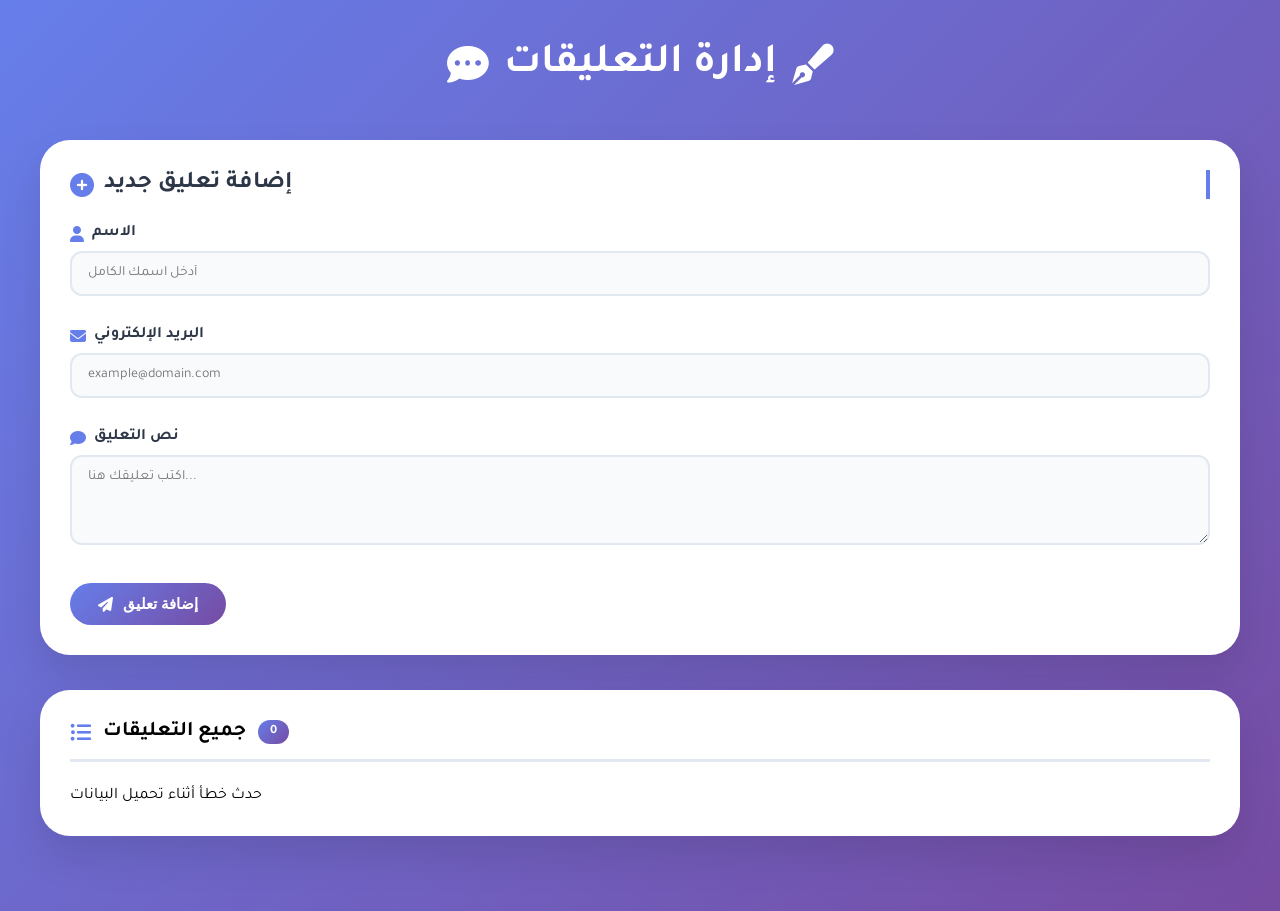
<file: index.html>
<!doctype html>
<html lang="ar">
  <head>
    <title>CRUD</title>
    <meta charset="UTF-8" />
    <meta name="viewport" content="width=device-width, initial-scale=1.0" />
    <link rel="stylesheet" href="style.css" />
    <link
      href="https://fonts.googleapis.com/css2?family=Tajawal:wght@300;400;500;700;800&display=swap"
      rel="stylesheet"
    />
    <link
      rel="stylesheet"
      href="https://cdnjs.cloudflare.com/ajax/libs/font-awesome/6.4.0/css/all.min.css"
    />
  </head>
  <body>
    <div class="container">
      <h1>
        <i class="fas fa-comment-dots"></i>
        إدارة التعليقات
        <i class="fas fa-pen-fancy"></i>
      </h1>

      <div class="form-card">
        <div class="form-title">
          <i class="fas fa-plus-circle"></i>
          <span id="titleForm">إضافة تعليق جديد</span>
        </div>
        <form id="commentForm">
          <div class="form-group">
            <label>
              <i class="fas fa-user"></i>
              الاسم
            </label>
            <input
              type="text"
              id="nameId"
              placeholder="أدخل اسمك الكامل"
              required
            />
          </div>
          <div class="form-group">
            <label>
              <i class="fas fa-envelope"></i>
              البريد الإلكتروني
            </label>
            <input
              type="email"
              id="emailId"
              placeholder="example@domain.com"
              required
            />
          </div>
          <div class="form-group">
            <label>
              <i class="fas fa-comment"></i>
              نص التعليق
            </label>
            <textarea
              id="bodyId"
              placeholder="اكتب تعليقك هنا..."
              required
            ></textarea>
          </div>
          <div class="button-group">
            <button type="submit" id="submitBtn">
              <i class="fas fa-paper-plane"></i>
              إضافة تعليق
            </button>
            <button
              type="button"
              class="cancel-btn"
              id="cancelBtn"
              style="display: none"
            >
              <i class="fas fa-times"></i>
              إلغاء
            </button>
          </div>
        </form>
      </div>

      <div class="comments-list">
        <div class="comments-header">
          <i class="fas fa-list-ul"></i>
          جميع التعليقات
          <span class="spancont" id="commentsCount">0</span>
        </div>
        <div id="commentsContainer">
          <div class="loadingclass">
            <div class="spinnercont"></div>
            <p>جاري تحميل التعليقات...</p>
          </div>
        </div>
      </div>
    </div>
    <script src="main.js"></script>
  </body>
</html>
</file>
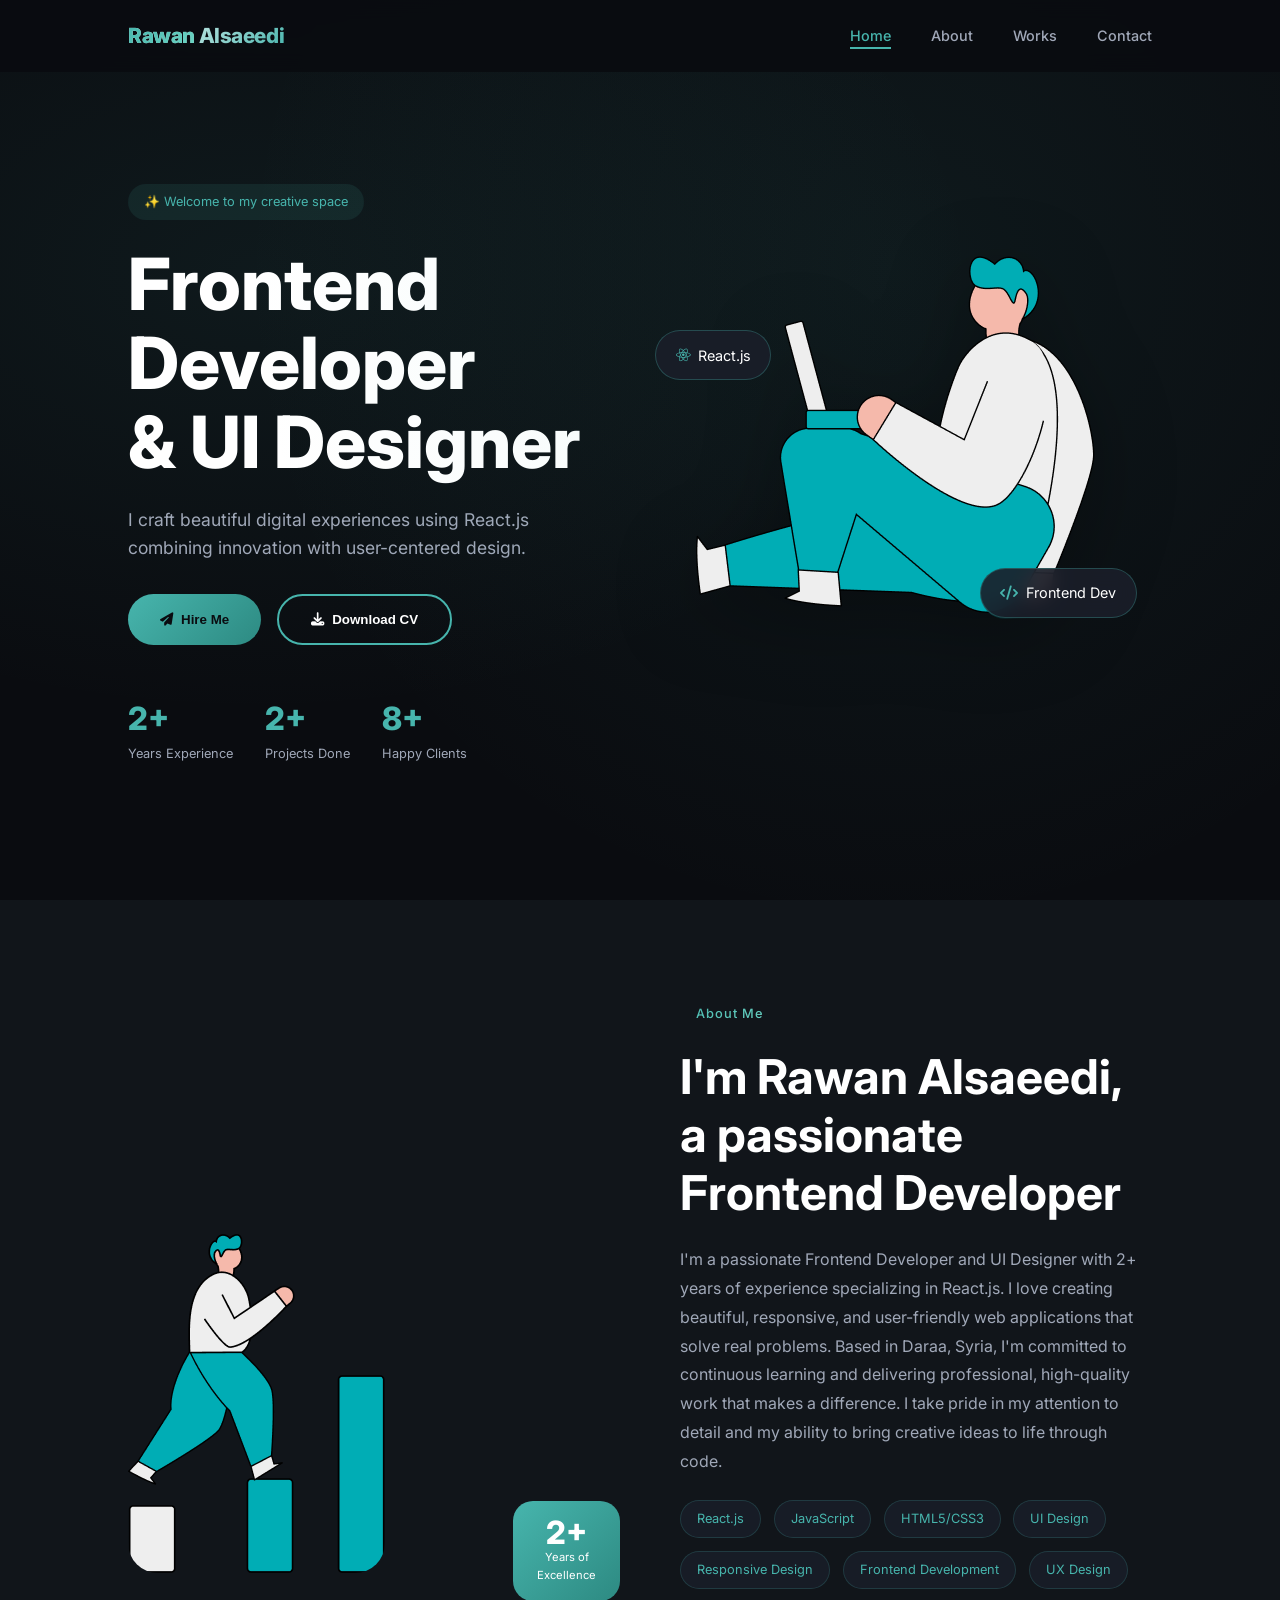
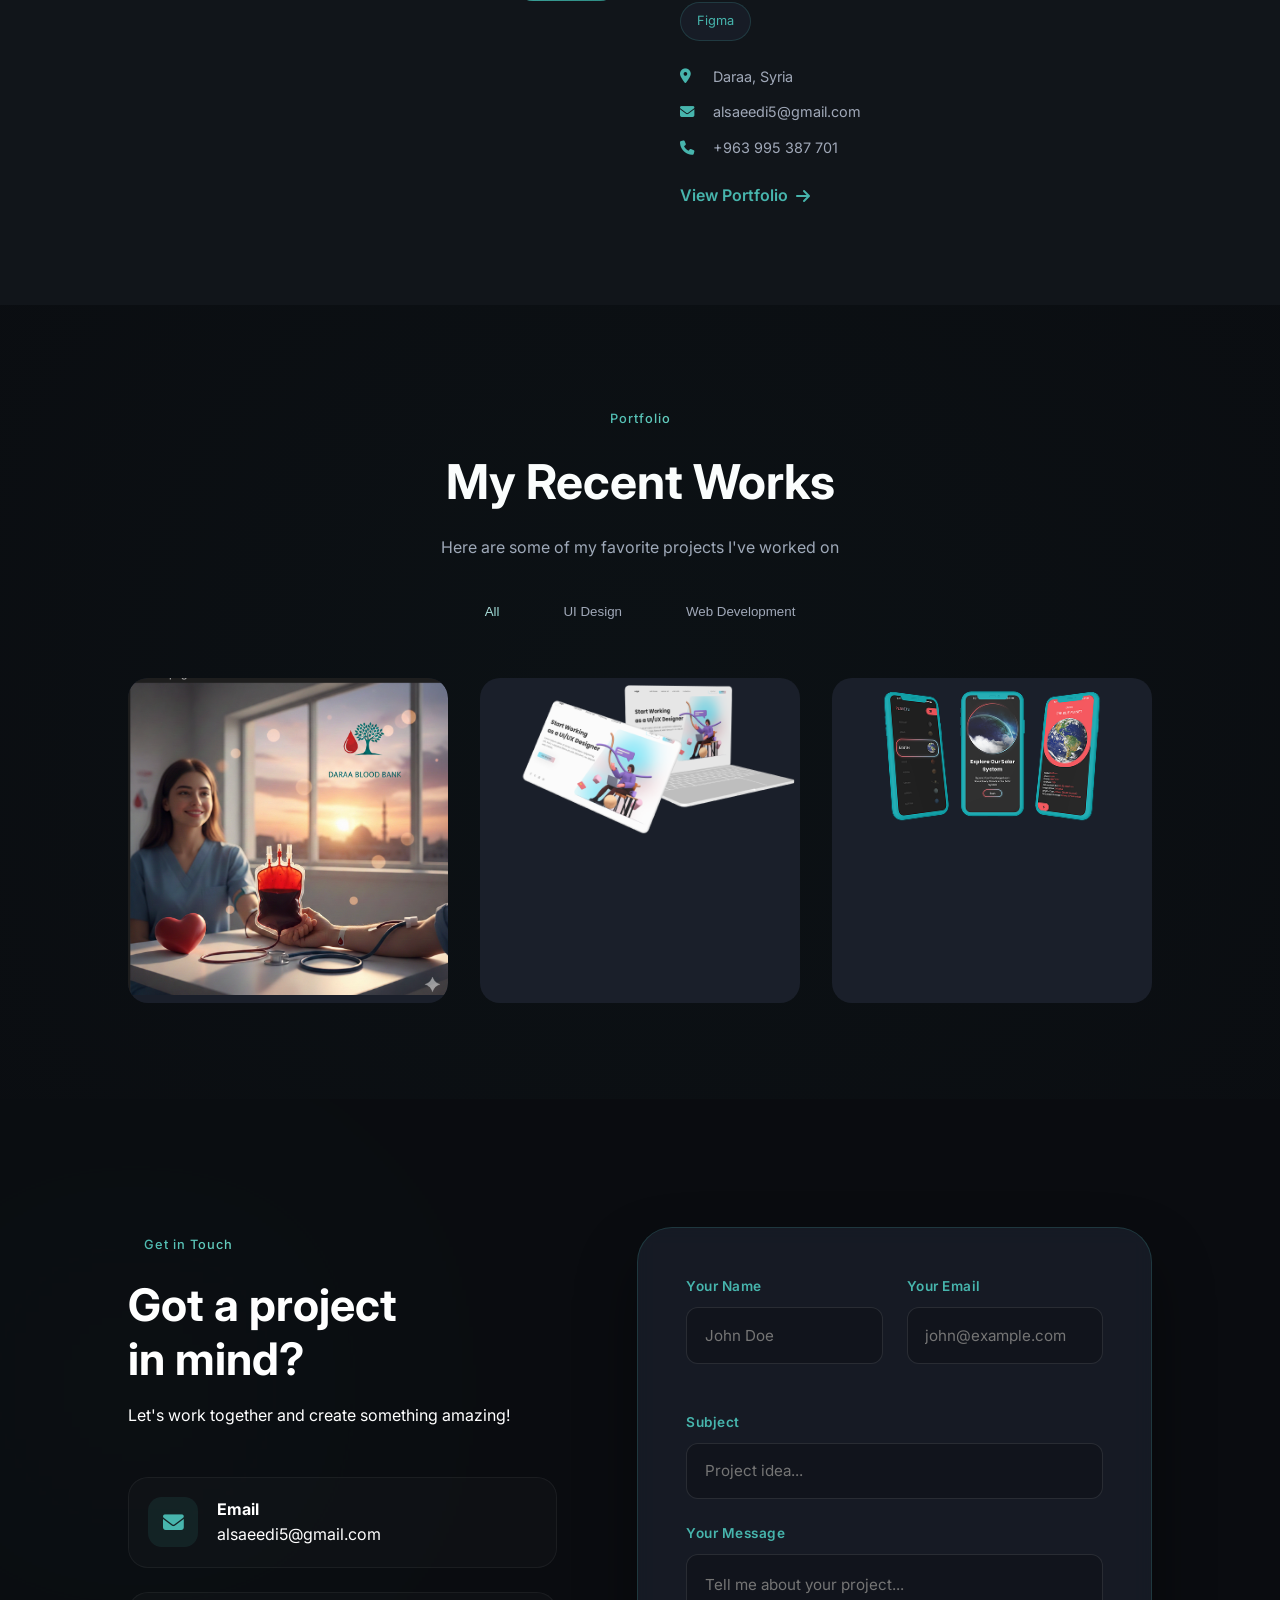
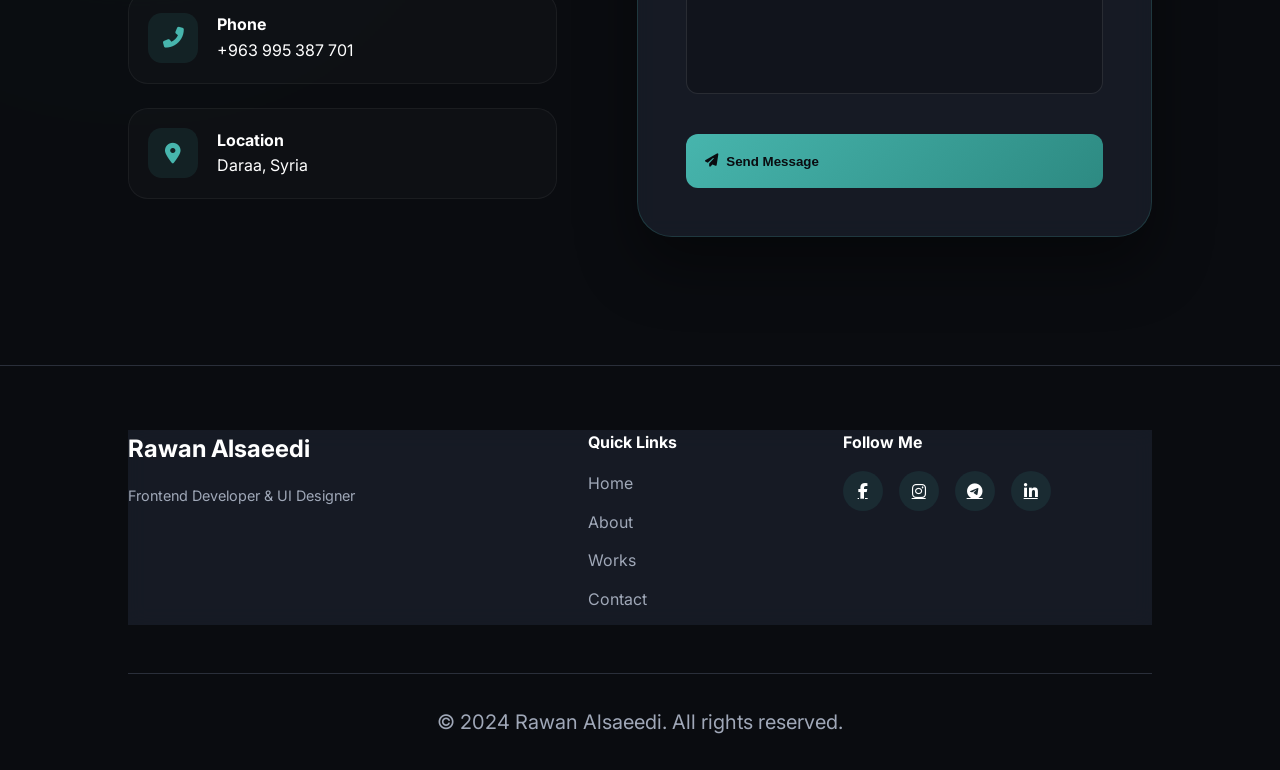
<file: task-3-main/index.html>
<!doctype html>
<html lang="en">
  <head>
    <meta charset="UTF-8" />
    <meta name="viewport" content="width=device-width, initial-scale=1.0" />
    <title>Rawan Alsaeedi | Frontend Developer & UI Designer</title>
    <link rel="stylesheet" href="style.css" />
    <link
      href="https://fonts.googleapis.com/css2?family=Inter:wght@300;400;500;600;700;800;900&display=swap"
      rel="stylesheet"
    />
    <link
      rel="stylesheet"
      href="https://cdnjs.cloudflare.com/ajax/libs/font-awesome/6.5.1/css/all.min.css"
    />
  </head>
  <body>
    <header>
      <nav class="navbar">
        <div class="logo"><span class="accent">Rawan</span> Alsaeedi</div>
        <ul class="nav-links">
          <li><a href="#home" class="active">Home</a></li>
          <li><a href="#about">About</a></li>
          <li><a href="#works">Works</a></li>
          <li><a href="#contact">Contact</a></li>
        </ul>
        <div class="hamburger">
          <span></span>
          <span></span>
          <span></span>
        </div>
      </nav>
    </header>

    <main>
      <!-- Hero Section -->
      <section id="home" class="hero">
        <div class="hero-overlay"></div>
        <div class="hero-content">
          <div class="hero-badge">✨ Welcome to my creative space</div>
          <h1>
            Frontend <span class="accent">Developer</span><br />
            & UI Designer
          </h1>
          <p class="hero-desc">
            I craft beautiful digital experiences using React.js<br />
            combining innovation with user-centered design.
          </p>
          <div class="hero-buttons">
            <button class="btn-fill">
              <i class="fas fa-paper-plane"></i> Hire Me
            </button>
            <button class="btn-outline">
              <i class="fas fa-download"></i> Download CV
            </button>
          </div>
          <div class="hero-stats">
            <div class="stat">
              <h3>2+</h3>
              <p>Years Experience</p>
            </div>
            <div class="stat">
              <h3>2+</h3>
              <p>Projects Done</p>
            </div>
            <div class="stat">
              <h3>8+</h3>
              <p>Happy Clients</p>
            </div>
          </div>
        </div>
        <div class="hero-image">
          <div class="image-wrapper">
            <img src="img/Group 2346.png" alt="Rawan Alsaeedi" />
            <div class="floating-card card-1">
              <i class="fab fa-react"></i>
              <span>React.js</span>
            </div>
            <div class="floating-card card-2">
              <i class="fas fa-code"></i>
              <span>Frontend Dev</span>
            </div>
          </div>
        </div>
      </section>

      <!-- About Section -->
      <section id="about" class="about">
        <div class="about-image">
          <div class="about-img-wrapper">
            <img src="img/Group 2372.png" alt="About Rawan" />
            <div class="experience-badge">
              <span>2+</span>
              <p>Years of<br />Excellence</p>
            </div>
          </div>
        </div>
        <div class="about-content">
          <div class="section-tag">About Me</div>
          <h2>
            I'm <span class="accent">Rawan Alsaeedi</span>, a passionate<br />
            Frontend Developer
          </h2>
          <p class="about-text">
            I'm a passionate Frontend Developer and UI Designer with 2+ years of
            experience specializing in React.js. I love creating beautiful,
            responsive, and user-friendly web applications that solve real
            problems. Based in Daraa, Syria, I'm committed to continuous
            learning and delivering professional, high-quality work that makes a
            difference. I take pride in my attention to detail and my ability to
            bring creative ideas to life through code.
          </p>
          <div class="skills">
            <div class="skill-tag">React.js</div>
            <div class="skill-tag">JavaScript</div>
            <div class="skill-tag">HTML5/CSS3</div>
            <div class="skill-tag">UI Design</div>
            <div class="skill-tag">Responsive Design</div>
            <div class="skill-tag">Frontend Development</div>
            <div class="skill-tag">UX Design</div>
            <div class="skill-tag">Figma</div>
          </div>
          <div class="personal-info">
            <div class="info-item">
              <i class="fas fa-map-marker-alt"></i> Daraa, Syria
            </div>
            <div class="info-item">
              <i class="fas fa-envelope"></i> alsaeedi5@gmail.com
            </div>
            <div class="info-item">
              <i class="fas fa-phone"></i> +963 995 387 701
            </div>
          </div>
          <a href="#" class="read-more"
            >View Portfolio <i class="fas fa-arrow-right"></i
          ></a>
        </div>
      </section>

      <!-- Works Section -->
      <div class="works-wrapper">
        <section id="works" class="works">
          <div class="section-tag">Portfolio</div>
          <h2>My Recent <span class="accent">Works</span></h2>
          <p class="works-desc">
            Here are some of my favorite projects I've worked on
          </p>

          <div class="filter-buttons">
            <button class="filter-btn active" data-filter="all">All</button>
            <button class="filter-btn" data-filter="ui">UI Design</button>
            <button class="filter-btn" data-filter="web">
              Web Development
            </button>
          </div>

          <div class="work-grid">
            <div class="work-card" data-category="web">
              <div class="work-img">
                <img src="img/Frame 10.png" alt="Bank Project" />
                <div class="work-overlay">
                  <div class="work-info">
                    <h3>Bank of Daraa</h3>
                    <p>Web Development</p>
                    <a href="#" class="work-link"
                      ><i class="fas fa-arrow-right"></i
                    ></a>
                  </div>
                </div>
              </div>
            </div>
            <div class="work-card" data-category="web">
              <div class="work-img">
                <img src="img/Group 33.png" alt="Student Portal Project" />
                <div class="work-overlay">
                  <div class="work-info">
                    <h3>Smart Student Portal</h3>
                    <p>Web Development</p>
                    <a href="#" class="work-link"
                      ><i class="fas fa-arrow-right"></i
                    ></a>
                  </div>
                </div>
              </div>
            </div>
            <div class="work-card" data-category="ui">
              <div class="work-img">
                <img src="img/Group 1.png" alt="UI Design Project" />
                <div class="work-overlay">
                  <div class="work-info">
                    <h3>Modern UI Design</h3>
                    <p>UI/UX Design</p>
                    <a href="#" class="work-link"
                      ><i class="fas fa-arrow-right"></i
                    ></a>
                  </div>
                </div>
              </div>
            </div>
          </div>
        </section>
      </div>

      <!-- Contact Section -->
      <section id="contact" class="contact">
        <div class="contact-container">
          <div class="contact-info">
            <div class="section-tag">Get in Touch</div>
            <h2>
              Got a project<br />
              <span class="accent">in mind?</span>
            </h2>
            <p>Let's work together and create something amazing!</p>
            <div class="contact-details">
              <div class="contact-item">
                <i class="fas fa-envelope"></i>
                <div>
                  <strong>Email</strong>
                  <p>alsaeedi5@gmail.com</p>
                </div>
              </div>
              <div class="contact-item">
                <i class="fas fa-phone-alt"></i>
                <div>
                  <strong>Phone</strong>
                  <p>+963 995 387 701</p>
                </div>
              </div>
              <div class="contact-item">
                <i class="fas fa-map-marker-alt"></i>
                <div>
                  <strong>Location</strong>
                  <p>Daraa, Syria</p>
                </div>
              </div>
            </div>
          </div>

          <form class="contact-form">
            <div class="form-row">
              <div class="input-group">
                <label>Your Name</label>
                <input type="text" placeholder="John Doe" required />
              </div>
              <div class="input-group">
                <label>Your Email</label>
                <input type="email" placeholder="john@example.com" required />
              </div>
            </div>
            <div class="input-group">
              <label>Subject</label>
              <input type="text" placeholder="Project idea..." required />
            </div>
            <div class="input-group">
              <label>Your Message</label>
              <textarea
                placeholder="Tell me about your project..."
                required
              ></textarea>
            </div>
            <button type="submit" class="btn-fill">
              <i class="fas fa-paper-plane"></i> Send Message
            </button>
          </form>
        </div>
      </section>
    </main>

    <footer class="footer">
      <div class="footer-content">
        <div class="footer-logo">
          <h3><span class="accent">Rawan</span> Alsaeedi</h3>
          <p>Frontend Developer & UI Designer</p>
        </div>
        <div class="footer-nav">
          <h4>Quick Links</h4>
          <a href="#home">Home</a>
          <a href="#about">About</a>
          <a href="#works">Works</a>
          <a href="#contact">Contact</a>
        </div>
        <div class="footer-social">
          <h4>Follow Me</h4>
          <div class="social-links">
            <a
              href="https://facebook.com/yourusername"
              target="_blank"
              class="social-icon"
              ><i class="fab fa-facebook-f"></i
            ></a>
            <a
              href="https://instagram.com/yourusername"
              target="_blank"
              class="social-icon"
              ><i class="fab fa-instagram"></i
            ></a>
            <a
              href="https://t.me/yourusername"
              target="_blank"
              class="social-icon"
              ><i class="fab fa-telegram-plane"></i
            ></a>
            <a
              href="https://linkedin.com/in/yourusername"
              target="_blank"
              class="social-icon"
              ><i class="fab fa-linkedin-in"></i
            ></a>
          </div>
        </div>
      </div>
      <div class="footer-bottom">
        <p>&copy; 2024 Rawan Alsaeedi. All rights reserved.</p>
      </div>
    </footer>

    <script src="script.js"></script>
  </body>
</html>
</file>
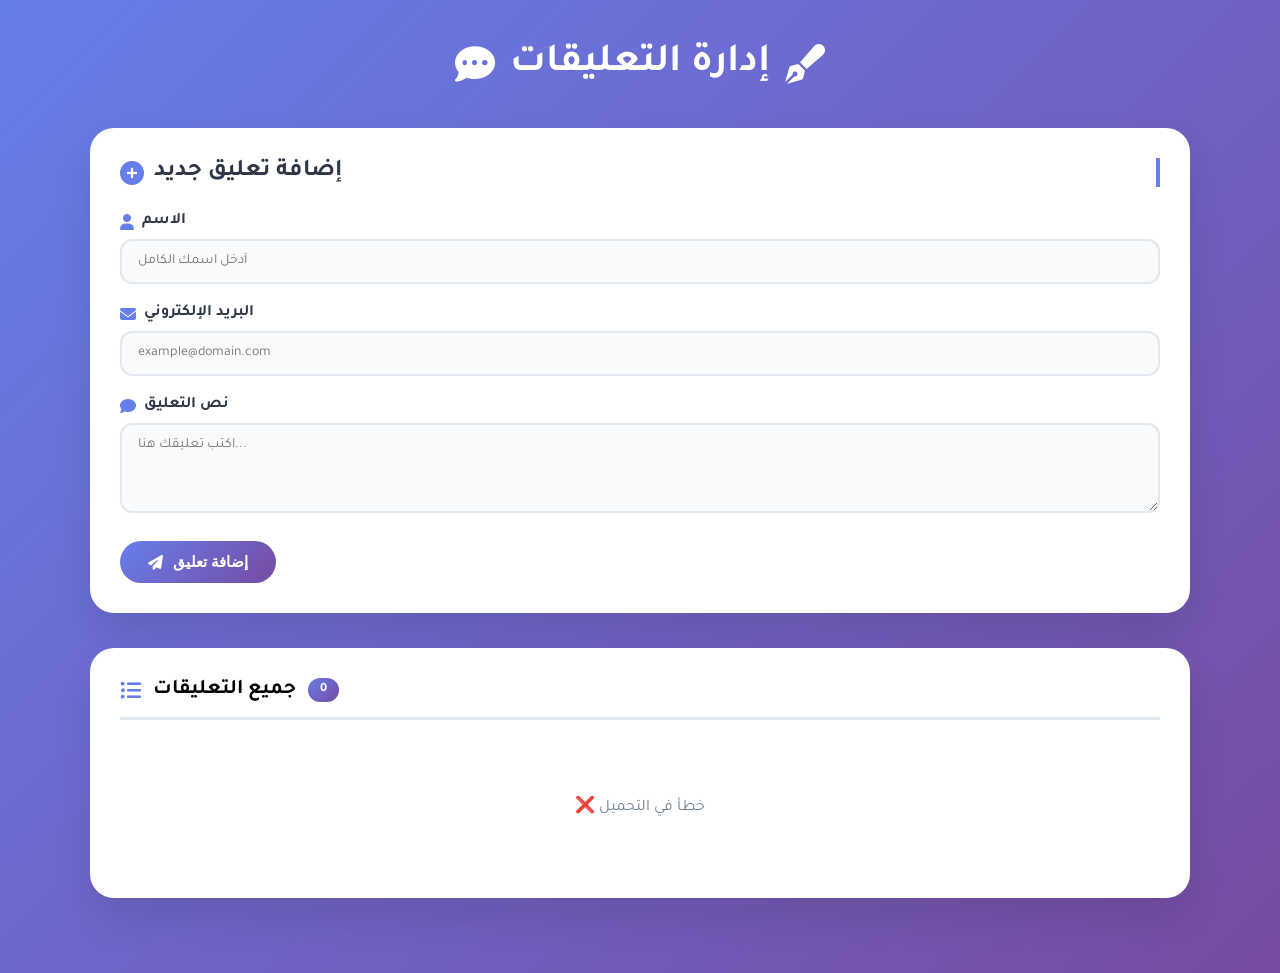
<file: rr/rr.html>
<!DOCTYPE html>
<html lang="ar">
<head>
    <title>CRUD</title>
    <meta charset="UTF-8">
    <meta name="viewport" content="width=device-width, initial-scale=1.0">
    <link rel="stylesheet" href="style.css">
    <link href="https://fonts.googleapis.com/css2?family=Tajawal:wght@300;400;500;700;800&display=swap" rel="stylesheet">
    <link rel="stylesheet" href="https://cdnjs.cloudflare.com/ajax/libs/font-awesome/6.4.0/css/all.min.css">
</head>
<body>
    <div class="container">
        <h1> 
            <i class="fas fa-comment-dots"></i>
            إدارة التعليقات
            <i class="fas fa-pen-fancy"></i>  
        </h1>

        <div class="form-card">
            <div class="form-title">
                <i class="fas fa-plus-circle"></i>
                <span id="formTitle">إضافة تعليق جديد</span>
            </div>
            <form id="commentForm">
                <div class="form-group">
                    <label>
                        <i class="fas fa-user"></i>
                        الاسم
                    </label>
                    <input type="text" id="name" placeholder="أدخل اسمك الكامل">
                </div>
                <div class="form-group">
                    <label>
                        <i class="fas fa-envelope"></i>
                        البريد الإلكتروني
                    </label>
                    <input type="email" id="email" placeholder="example@domain.com">
                </div>
                <div class="form-group">
                    <label>
                        <i class="fas fa-comment"></i>
                        نص التعليق
                    </label>
                    <textarea id="body" placeholder="اكتب تعليقك هنا..."></textarea>
                </div>
                <div class="button-group">
                    <button type="submit" id="submitBtn">
                        <i class="fas fa-paper-plane"></i>
                        إضافة تعليق
                    </button>
                    <button type="button" class="cancel-btn" id="cancelBtn" style="display: none;">
                        <i class="fas fa-times"></i>
                        إلغاء
                    </button>
                </div>
            </form>
        </div>

        <div class="comments-list">
            <div class="comments-header">
                <i class="fas fa-list-ul"></i>
                جميع التعليقات
                <span class="badge" id="commentsCount">0</span>
            </div>
            <div id="commentsContainer">
                <div class="loading">
                    <div class="spinner"></div>
                    <p>جاري تحميل التعليقات...</p>
                </div>
            </div>
        </div>
    </div>
    <script src="main.js"></script>
</body>
</html>
</file>
<file: style.css>
* {
  margin: 0;
  padding: 0;
  box-sizing: border-box;
}

body {
  font-family: "Tajawal", sans-serif;
  background: linear-gradient(135deg, #667eea, #764ba2);
  min-height: 100vh;
  padding: 40px 20px;
}

.container {
  max-width: 1200px;
  margin: 0 auto;
}

h1 {
  text-align: center;
  color: white;
  margin-bottom: 50px;
  font-size: 2.6rem;
  display: flex;
  align-items: center;
  justify-content: center;
  gap: 15px;
}

.form-card,
.comments-list {
  background: white;
  border-radius: 30px;
  padding: 30px;
  margin-bottom: 35px;
  box-shadow: 0 20px 40px rgba(0, 0, 0, 0.1);
}

.form-title {
  font-size: 1.5rem;
  margin-bottom: 25px;
  color: #2d3748;
  border-right: 4px solid #667eea;
  padding-right: 15px;
  font-weight: bold;
  display: flex;
  align-items: center;
  gap: 10px;
}

.form-title i {
  color: #667eea;
}

.form-group {
  margin-bottom: 30px;
}

label {
  display: block;
  margin-bottom: 8px;
  font-weight: bold;
  color: #2d3748;
  display: flex;
  align-items: center;
  gap: 8px;
}

label i {
  color: #667eea;
}

input,
textarea {
  width: 100%;
  padding: 12px 16px;
  border: 2px solid #e2e8f0;
  border-radius: 12px;
  font-size: 14px;
  font-family: inherit;
  background: #f8fafc;
}

input:focus,
textarea:focus {
  outline: none;
  border-color: #667eea;
}

textarea {
  min-height: 90px;
  resize: vertical;
}

.button-group {
  display: flex;
  gap: 12px;
  margin-top: 10px;
}

button {
  background: linear-gradient(135deg, #667eea, #764ba2);
  color: white;
  border: none;
  padding: 12px 28px;
  border-radius: 40px;
  cursor: pointer;
  font-size: 15px;
  font-weight: bold;
  display: inline-flex;
  align-items: center;
  gap: 10px;
  transition: 0.2s;
}

button:hover {
  transform: translateY(-2px);
}

.cancel-btn {
  background: linear-gradient(135deg, #868f96, #596164);
}

.comments-header {
  font-size: 1.3rem;
  margin-bottom: 25px;
  padding-bottom: 15px;
  border-bottom: 3px solid #e2e8f0;
  display: flex;
  align-items: center;
  gap: 12px;
  font-weight: bold;
}

.comments-header i {
  color: #667eea;
}

.spancont {
  background: linear-gradient(135deg, #667eea, #764ba2);
  padding: 4px 12px;
  border-radius: 30px;
  font-size: 0.8rem;
  color: white;
  margin-right: auto;
}

.comments-grid {
  display: grid;
  grid-template-columns: repeat(auto-fill, minmax(340px, 1fr));
  gap: 20px;
}

.comment-item {
  background: white;
  border-radius: 18px;
  padding: 20px;
  border: 1px solid #e2e8f0;
  transition: 0.3s;
  position: relative;
  overflow: hidden;
}

.comment-item::before {
  content: "";
  position: absolute;
  top: 0;
  right: 0;
  width: 4px;
  height: 100%;
  background: linear-gradient(135deg, #667eea, #764ba2);
}

.comment-item:hover {
  transform: translateY(-5px);
  box-shadow: 0 15px 30px rgba(0, 0, 0, 0.1);
}

.comment-header {
  display: flex;
  align-items: center;
  gap: 12px;
  margin-bottom: 12px;
}

.comment-avatar {
  width: 45px;
  height: 45px;
  background: linear-gradient(135deg, #667eea, #764ba2);
  border-radius: 50%;
  display: flex;
  align-items: center;
  justify-content: center;
  color: white;
  font-weight: bold;
  font-size: 1.2rem;
}

.comment-info {
  flex: 1;
}

.comment-name {
  font-weight: bold;
  color: #2d3748;
}

.comment-email {
  font-size: 0.7rem;
  color: #718096;
  display: flex;
  align-items: center;
  gap: 5px;
}

.comment-body {
  color: #4a5568;
  line-height: 1.6;
  margin: 12px 0;
  padding: 12px;
  background: #f7fafc;
  border-radius: 12px;
  font-size: 0.85rem;
}

.comment-actions {
  display: flex;
  gap: 10px;
  margin-top: 12px;
}

.edit-btn {
  background: #48bb78;
  padding: 6px 15px;
  font-size: 12px;
  flex: 1;
  justify-content: center;
}

.delete-btn {
  background: #f56565;
  padding: 6px 15px;
  font-size: 12px;
  flex: 1;
  justify-content: center;
}

.loadingclass,
.empty {
  text-align: center;
  padding: 50px;
  color: #718096;
}

.spinnercont {
  width: 45px;
  height: 45px;
  border: 4px solid #e2e8f0;
  border-top: 4px solid #667eea;
  border-radius: 50%;
  animation: spin 1s linear infinite;
  margin: 0 auto 15px;
}

@keyframes spin {
  to {
    transform: rotate(360deg);
  }
}

.toast-message {
  position: fixed;
  top: 25px;
  right: 25px;
  padding: 12px 22px;
  border-radius: 50px;
  font-weight: bold;
  z-index: 1000;
  animation: slideIn 0.3s ease;
  box-shadow: 0 8px 20px rgba(0, 0, 0, 0.15);
}

.toast-success {
  background: #48bb78;
  color: white;
}

.toast-error {
  background: #f56565;
  color: white;
}

@keyframes slideIn {
  from {
    transform: translateX(100%);
    opacity: 0;
  }
  to {
    transform: translateX(0);
    opacity: 1;
  }
}

.comment-item {
  animation: fadeInUp 0.3s ease backwards;
}

@keyframes fadeInUp {
  from {
    opacity: 0;
    transform: translateY(20px);
  }
  to {
    opacity: 1;
    transform: translateY(0);
  }
}

@media (max-width: 768px) {
  body {
    padding: 20px 15px;
  }

  h1 {
    font-size: 1.8rem;
  }

  .form-card,
  .comments-list {
    padding: 20px;
  }

  .comments-grid {
    grid-template-columns: 1fr;
  }

  .button-group {
    flex-direction: column;
  }

  button {
    width: 100%;
    justify-content: center;
  }

  .toast-message {
    top: 15px;
    right: 15px;
    left: 15px;
    font-size: 14px;
  }
}

#commentsContainer {
  display: flex;
  flex-direction: column;
  gap: 25px;
}
</file>
<file: task-3-main/style.css>
:root {
  --bg-primary: #0a0c10;
  --bg-secondary: #11151a;
  --bg-card: #1a1f2a;
  --accent: #47b5ad;
  --accent-dark: #3a9e96;
  --text-white: #ffffff;
  --text-gray: #a0a8b8;
  --text-light: #cbd5e1;
  --border: #2a2f3a;
  --shadow: 0 25px 50px -12px rgba(0, 0, 0, 0.5);
  --shadow-sm: 0 10px 30px -10px rgba(0, 0, 0, 0.3);
  --transition: all 0.4s cubic-bezier(0.2, 0.9, 0.4, 1.1);
  --gradient: linear-gradient(135deg, #47b5ad 0%, #2d8a82 100%);
}

* {
  margin: 0;
  padding: 0;
  box-sizing: border-box;
}

html {
  scroll-behavior: smooth;
}

body {
  background: var(--bg-primary);
  color: var(--text-white);
  font-family: "Inter", sans-serif;
  line-height: 1.6;
  overflow-x: hidden;
}

/*SCROLLBAR */
::-webkit-scrollbar {
  width: 6px;
}

::-webkit-scrollbar-track {
  background: var(--bg-primary);
}

::-webkit-scrollbar-thumb {
  background: var(--accent);
  border-radius: 10px;
}

.section-tag {
  display: inline-block;
  padding: 0.5rem 1rem;
  background: rgba(71, 181, 173, 0.1);
  border-radius: 50px;
  font-size: 0.8rem;
  font-weight: 500;
  color: var(--accent);
  margin-bottom: 1rem;
  letter-spacing: 1px;
}

h2 {
  font-size: 3rem;
  font-weight: 700;
  line-height: 1.2;
  margin-bottom: 1.5rem;
}

/* NAVBAR*/
.navbar {
  display: flex;
  justify-content: space-between;
  align-items: center;
  padding: 1.2rem 10%;
  position: fixed;
  top: 0;
  left: 0;
  right: 0;
  background: rgba(10, 12, 16, 0.95);
  backdrop-filter: blur(10px);
  z-index: 1000;
  transition: var(--transition);
}

.logo {
  font-size: 1.3rem;
  font-weight: 800;
  letter-spacing: -0.02em;
}

.nav-links {
  display: flex;
  gap: 2.5rem;
  list-style: none;
}

.nav-links a {
  font-size: 0.9rem;
  font-weight: 500;
  color: var(--text-gray);
  transition: var(--transition);
  position: relative;
  text-decoration: none;
}

.nav-links a::after {
  content: "";
  position: absolute;
  bottom: -5px;
  left: 0;
  width: 0;
  height: 2px;
  background: var(--accent);
  transition: width 0.3s ease;
}

.nav-links a:hover::after,
.nav-links a.active::after {
  width: 100%;
}

.nav-links a:hover,
.nav-links a.active {
  color: var(--accent);
}

.hamburger {
  display: none;
  flex-direction: column;
  cursor: pointer;
  gap: 5px;
}

.hamburger span {
  width: 25px;
  height: 2px;
  background: var(--text-white);
  transition: var(--transition);
}

/* HERO SECTION */
.hero {
  display: flex;
  justify-content: space-between;
  align-items: center;
  min-height: 100vh;
  padding: 8rem 10% 5rem;
  position: relative;
  overflow: hidden;
}

.hero-overlay {
  position: absolute;
  top: 0;
  left: 0;
  right: 0;
  bottom: 0;
  background: radial-gradient(
    circle at 70% 30%,
    rgba(71, 181, 173, 0.08),
    transparent 60%
  );
  pointer-events: none;
}

.hero-content {
  flex: 1;
}

.hero-badge {
  display: inline-block;
  padding: 0.5rem 1rem;
  background: rgba(71, 181, 173, 0.1);
  border-radius: 50px;
  font-size: 0.8rem;
  margin-bottom: 1.5rem;
  color: var(--accent);
}

.hero-content h1 {
  font-size: 4.5rem;
  font-weight: 800;
  line-height: 1.1;
  margin-bottom: 1.5rem;
}

.hero-desc {
  color: var(--text-gray);
  font-size: 1.1rem;
  margin-bottom: 2rem;
  line-height: 1.6;
}

.hero-buttons {
  display: flex;
  gap: 1rem;
  margin-bottom: 3rem;
}

.btn-fill {
  background: var(--gradient);
  color: var(--bg-primary);
  padding: 1rem 2rem;
  border: none;
  border-radius: 50px;
  font-weight: 600;
  cursor: pointer;
  transition: var(--transition);
  display: inline-flex;
  align-items: center;
  gap: 0.5rem;
}

.btn-fill:hover {
  transform: translateY(-3px);
  box-shadow: 0 10px 25px rgba(71, 181, 173, 0.3);
}

.btn-outline {
  background: transparent;
  border: 2px solid var(--accent);
  color: var(--text-white);
  padding: 1rem 2rem;
  border-radius: 50px;
  font-weight: 600;
  cursor: pointer;
  transition: var(--transition);
  display: inline-flex;
  align-items: center;
  gap: 0.5rem;
}

.btn-outline:hover {
  background: var(--accent);
  color: var(--bg-primary);
  transform: translateY(-3px);
}

.hero-stats {
  display: flex;
  gap: 2rem;
}

.stat h3 {
  font-size: 2rem;
  font-weight: 800;
  color: var(--accent);
}

.stat p {
  font-size: 0.8rem;
  color: var(--text-gray);
}

.hero-image {
  flex: 1;
  position: relative;
  display: flex;
  justify-content: center;
}

.image-wrapper {
  position: relative;
}

.image-wrapper img {
  max-width: 450px;
  width: 100%;
  filter: drop-shadow(0 20px 40px rgba(0, 0, 0, 0.3));
  animation: float 6s ease-in-out infinite;
}

@keyframes float {
  0%,
  100% {
    transform: translateY(0);
  }
  50% {
    transform: translateY(-15px);
  }
}

.floating-card {
  position: absolute;
  background: rgba(26, 31, 42, 0.9);
  backdrop-filter: blur(10px);
  padding: 0.8rem 1.2rem;
  border-radius: 50px;
  display: flex;
  align-items: center;
  gap: 0.5rem;
  font-size: 0.9rem;
  border: 1px solid rgba(71, 181, 173, 0.3);
  animation: float 4s ease-in-out infinite;
}

.floating-card i {
  color: var(--accent);
}

.card-1 {
  top: 20%;
  left: -10%;
  animation-delay: 0s;
}

.card-2 {
  bottom: 20%;
  right: -10%;
  animation-delay: 1s;
}

/*ABOUT SECTION */
.about {
  display: flex;
  align-items: center;
  gap: 5rem;
  padding: 6rem 10%;
  background: var(--bg-secondary);
}

.about-image {
  flex: 1;
  position: relative;
}

.about-img-wrapper {
  position: relative;
}

.about-image img {
  max-width: 100%;
  border-radius: 30px;
  animation: floatImg 5s ease-in-out infinite;
}

@keyframes floatImg {
  0%,
  100% {
    transform: translateY(0);
  }
  50% {
    transform: translateY(-20px);
  }
}

.experience-badge {
  position: absolute;
  bottom: -20px;
  right: -20px;
  background: var(--gradient);
  padding: 1rem 1.5rem;
  border-radius: 20px;
  text-align: center;
}

.experience-badge span {
  font-size: 2rem;
  font-weight: 800;
  display: block;
  line-height: 1;
}

.experience-badge p {
  font-size: 0.7rem;
}

.about-content {
  flex: 1;
}

.about-text {
  color: var(--text-gray);
  margin-bottom: 1.5rem;
  line-height: 1.8;
}

.skills {
  display: flex;
  flex-wrap: wrap;
  gap: 0.8rem;
  margin: 1.5rem 0;
}

.skill-tag {
  background: rgba(71, 181, 173, 0.1);
  padding: 0.5rem 1rem;
  border-radius: 50px;
  font-size: 0.8rem;
  color: var(--accent);
  border: 1px solid rgba(71, 181, 173, 0.2);
  transition: var(--transition);
}

.skill-tag:hover {
  background: var(--accent);
  color: var(--bg-primary);
  border-color: var(--accent);
}

.personal-info {
  display: flex;
  flex-direction: column;
  gap: 0.8rem;
  margin: 1.5rem 0;
}

.info-item {
  display: flex;
  align-items: center;
  gap: 0.8rem;
  color: var(--text-gray);
  font-size: 0.9rem;
}

.info-item i {
  color: var(--accent);
  width: 20px;
}

.read-more {
  display: inline-flex;
  align-items: center;
  gap: 0.5rem;
  color: var(--accent);
  font-weight: 600;
  text-decoration: none;
  transition: var(--transition);
}

.read-more:hover {
  gap: 1rem;
}

/*WORKS SECTION */
.works-wrapper {
  padding: 6rem 10%;
  background: var(--bg-primary);
}

.works {
  text-align: center;
}

.works-desc {
  color: var(--text-gray);
  margin-bottom: 2rem;
}

.filter-buttons {
  display: flex;
  justify-content: center;
  gap: 1rem;
  margin-bottom: 3rem;
  flex-wrap: wrap;
}

.filter-btn {
  background: transparent;
  border: none;
  padding: 0.7rem 1.5rem;
  border-radius: 50px;
  color: var(--text-gray);
  font-weight: 500;
  cursor: pointer;
  transition: var(--transition);
}

.filter-btn.active,
.filter-btn:hover {
  background: var(--accent);
  color: var(--bg-primary);
}

.work-grid {
  display: grid;
  grid-template-columns: repeat(auto-fit, minmax(320px, 1fr));
  gap: 2rem;
}

.work-card {
  border-radius: 20px;
  overflow: hidden;
  cursor: pointer;
}

.work-img {
  position: relative;
  overflow: hidden;
  border-radius: 20px;
}

.work-img img {
  width: 100%;
  transition: var(--transition);
}

.work-overlay {
  position: absolute;
  top: 0;
  left: 0;
  right: 0;
  bottom: 0;
  background: linear-gradient(to top, rgba(0, 0, 0, 0.9), transparent);
  display: flex;
  align-items: flex-end;
  justify-content: center;
  opacity: 0;
  transition: var(--transition);
}

.work-card:hover .work-overlay {
  opacity: 1;
}

.work-card:hover img {
  transform: scale(1.1);
}

.work-info {
  text-align: center;
  padding: 2rem;
  transform: translateY(20px);
  transition: var(--transition);
}

.work-card:hover .work-info {
  transform: translateY(0);
}

.work-info h3 {
  font-size: 1.2rem;
  margin-bottom: 0.5rem;
}

.work-info p {
  color: var(--accent);
  font-size: 0.8rem;
  margin-bottom: 1rem;
}

.work-link {
  display: inline-flex;
  align-items: center;
  justify-content: center;
  width: 40px;
  height: 40px;
  background: var(--accent);
  border-radius: 50%;
  color: var(--bg-primary);
  transition: var(--transition);
}

.work-link:hover {
  transform: rotate(45deg);
}

/* CONTACT SECTION*/
.contact {
  padding: 8rem 10%;
  background: var(--bg-primary);
  position: relative;
  overflow: hidden;
}

.contact::after {
  content: "";
  position: absolute;
  top: 10%;
  left: -5%;
  width: 400px;
  height: 400px;
  background: var(--accent);
  filter: blur(150px);
  opacity: 0.03;
  pointer-events: none;
}

.contact-container {
  display: grid;
  grid-template-columns: 1fr 1.2fr;
  gap: 5rem;
  position: relative;
  z-index: 1;
}

.contact-info {
  animation: slideInLeft 0.8s cubic-bezier(0.25, 0.46, 0.45, 0.94) forwards;
}

.contact-info h2 {
  font-size: 2.8rem;
  margin-bottom: 1rem;
  line-height: 1.2;
}

.contact-details {
  display: flex;
  flex-direction: column;
  gap: 1.5rem;
  margin-top: 3rem;
}

.contact-item {
  display: flex;
  align-items: center;
  gap: 1.2rem;
  padding: 1.2rem;
  background: rgba(255, 255, 255, 0.02);
  border-radius: 20px;
  border: 1px solid rgba(255, 255, 255, 0.05);
  transition: all 0.3s ease;
}

.contact-item:hover {
  background: rgba(71, 181, 173, 0.05);
  transform: translateX(10px);
  border-color: rgba(71, 181, 173, 0.2);
}

.contact-item i {
  width: 50px;
  height: 50px;
  background: rgba(71, 181, 173, 0.1);
  border-radius: 14px;
  display: flex;
  align-items: center;
  justify-content: center;
  color: var(--accent);
  font-size: 1.3rem;
  transition: 0.4s;
}

.contact-item:hover i {
  background: var(--accent);
  color: #000;
  transform: scale(1.1) rotate(-5deg);
}

.contact-form {
  background: rgba(255, 255, 255, 0.03);
  backdrop-filter: blur(15px);
  -webkit-backdrop-filter: blur(15px);
  padding: 3rem;
  border-radius: 35px;
  border: 1px solid rgba(255, 255, 255, 0.08);
  box-shadow: 0 30px 60px rgba(0, 0, 0, 0.4);
  animation: slideInRight 0.8s cubic-bezier(0.25, 0.46, 0.45, 0.94) forwards;
}

.form-row {
  display: grid;
  grid-template-columns: 1fr 1fr;
  gap: 1.5rem;
  margin-bottom: 1.5rem;
}

.input-group {
  display: flex;
  flex-direction: column;
  margin-bottom: 1.5rem;
}

.input-group label {
  font-size: 0.85rem;
  font-weight: 600;
  margin-bottom: 0.6rem;
  color: var(--accent);
  letter-spacing: 0.5px;
}

.input-group input,
.input-group textarea {
  width: 100%;
  background: rgba(0, 0, 0, 0.2);
  border: 1px solid rgba(255, 255, 255, 0.1);
  padding: 1.1rem;
  border-radius: 12px;
  color: #fff;
  font-family: "Inter", sans-serif; /* Fixar typsnittet i rutan */
  font-size: 0.95rem;
  transition: all 0.3s cubic-bezier(0.4, 0, 0.2, 1);
  outline: none;
}

.input-group input:focus,
.input-group textarea:focus {
  border-color: var(--accent);
  background: rgba(0, 0, 0, 0.4);
  transform: translateY(-2px);
  box-shadow: 0 10px 20px rgba(71, 181, 173, 0.1);
}

.input-group textarea {
  height: 140px;
  resize: none;
  line-height: 1.6;
}

.contact-form .btn-fill {
  width: 100%;
  padding: 1.2rem;
  border-radius: 12px;
  font-weight: 700;
  margin-top: 1rem;
}

/* KEYFRAMES */
@keyframes slideInLeft {
  from {
    opacity: 0;
    transform: translateX(-40px);
  }
  to {
    opacity: 1;
    transform: translateX(0);
  }
}

@keyframes slideInRight {
  from {
    opacity: 0;
    transform: translateX(40px);
  }
  to {
    opacity: 1;
    transform: translateX(0);
  }
}

/* Responsivitet för mobilen */
@media (max-width: 992px) {
  .contact {
    padding: 6rem 5%;
  }

  .contact-container {
    grid-template-columns: 1fr;
    gap: 3rem;
  }

  .form-row {
    grid-template-columns: 1fr;
    gap: 0;
  }

  .contact-info {
    text-align: center;
  }

  .contact-item {
    justify-content: flex-start;
    text-align: left;
  }
}

/*  FOOTER */
.footer {
  background: var(--bg-primary);
  padding: 4rem 10% 2rem;
  border-top: 1px solid var(--border);
}

.footer-content {
  display: grid;
  grid-template-columns: 2fr 1fr 1.5fr;
  gap: 3rem;
  margin-bottom: 3rem;
}

.footer-logo h3 {
  font-size: 1.5rem;
  margin-bottom: 1rem;
}

.footer-logo p {
  color: var(--text-gray);
  font-size: 0.9rem;
}

.footer-nav h4,
.footer-social h4 {
  font-size: 1rem;
  margin-bottom: 1rem;
  color: var(--text-white);
}

.footer-nav a {
  display: block;
  color: var(--text-gray);
  text-decoration: none;
  margin-bottom: 0.8rem;
  transition: var(--transition);
}

.footer-nav a:hover {
  color: var(--accent);
  transform: translateX(5px);
}

.social-links {
  display: flex;
  gap: 1rem;
}

.social-icon {
  width: 40px;
  height: 40px;
  background: rgba(71, 181, 173, 0.1);
  border-radius: 50%;
  display: flex;
  align-items: center;
  justify-content: center;
  color: var(--text-white);
  transition: var(--transition);
}

.social-icon:hover {
  background: var(--accent);
  transform: translateY(-3px);
  color: var(--bg-primary);
}

.footer-bottom {
  text-align: center;
  padding-top: 2rem;
  border-top: 1px solid var(--border);
  color: var(--text-gray);
  font-size: 20px;
}

/* ========== RESPONSIVE ========== */
@media (max-width: 992px) {
  .hero {
    flex-direction: column;
    text-align: center;
    padding-top: 6rem;
  }

  .hero-content h1 {
    font-size: 3rem;
  }

  .hero-stats {
    justify-content: center;
  }

  .about {
    flex-direction: column;
    text-align: center;
  }

  .personal-info {
    align-items: center;
  }

  .skills {
    justify-content: center;
  }

  .contact-container {
    grid-template-columns: 1fr;
  }

  .footer-content {
    grid-template-columns: 1fr;
    text-align: center;
  }

  .social-links {
    justify-content: center;
  }

  .nav-links {
    display: none;
  }

  .hamburger {
    display: flex;
  }

  .floating-card {
    display: none;
  }

  .form-row {
    grid-template-columns: 1fr;
  }
}

@media (max-width: 576px) {
  h2 {
    font-size: 2rem;
  }

  .hero-content h1 {
    font-size: 2rem;
  }

  .hero-buttons {
    flex-direction: column;
  }

  .work-grid {
    grid-template-columns: 1fr;
  }

  .filter-buttons {
    gap: 0.5rem;
  }

  .filter-btn {
    padding: 0.5rem 1rem;
    font-size: 0.8rem;
  }
}

@keyframes fadeInUp {
  from {
    opacity: 0;
    transform: translateY(30px);
  }
  to {
    opacity: 1;
    transform: translateY(0);
  }
}

.hero,
.about,
.works,
.contact {
  animation: fadeInUp 0.8s ease;
}

.btn-fill {
  position: relative;
  overflow: hidden;
  z-index: 1;
}

.btn-fill::before {
  content: "";
  position: absolute;
  top: 0;
  left: -100%;
  width: 100%;
  height: 100%;
  background: linear-gradient(
    90deg,
    transparent,
    rgba(255, 255, 255, 0.3),
    transparent
  );
  transition: left 0.5s ease;
  z-index: -1;
}

.btn-fill:hover::before {
  left: 100%;
}

.btn-outline {
  position: relative;
  overflow: hidden;
  z-index: 1;
}

.btn-outline::after {
  content: "";
  position: absolute;
  top: 50%;
  left: 50%;
  width: 0;
  height: 0;
  background: rgba(71, 181, 173, 0.2);
  border-radius: 50%;
  transform: translate(-50%, -50%);
  transition:
    width 0.6s,
    height 0.6s;
  z-index: -1;
}

.btn-outline:hover::after {
  width: 300px;
  height: 300px;
}

.work-card {
  position: relative;
  background: var(--bg-card);
  border-radius: 20px;
  transition: all 0.4s ease;
}

.work-card::before {
  content: "";
  position: absolute;
  inset: -2px;
  background: linear-gradient(
    135deg,
    var(--accent),
    transparent,
    var(--accent)
  );
  border-radius: 22px;
  opacity: 0;
  transition: opacity 0.4s ease;
  z-index: -1;
}

.work-card:hover::before {
  opacity: 1;
}

.work-card {
  transform-style: preserve-3d;
  perspective: 1000px;
}

.work-card .work-img {
  transform: translateZ(0);
  transition: transform 0.4s ease;
}

.work-card:hover .work-img {
  transform: translateZ(20px);
}

/*  (خلفيات متحركة)  */
.hero {
  background: radial-gradient(
    ellipse at 20% 30%,
    rgba(71, 181, 173, 0.08),
    transparent 50%
  );
  animation: gradientShift 8s ease-in-out infinite;
}

@keyframes gradientShift {
  0%,
  100% {
    background: radial-gradient(
      ellipse at 20% 30%,
      rgba(71, 181, 173, 0.08),
      transparent 50%
    );
  }
  50% {
    background: radial-gradient(
      ellipse at 80% 70%,
      rgba(71, 181, 173, 0.12),
      transparent 50%
    );
  }
}

.works-wrapper {
  position: relative;
  overflow: hidden;
}

.works-wrapper::before {
  content: "";
  position: absolute;
  top: -50%;
  left: -50%;
  width: 200%;
  height: 200%;
  background: radial-gradient(
    circle,
    rgba(71, 181, 173, 0.03),
    transparent 70%
  );
  animation: rotateBg 20s linear infinite;
  pointer-events: none;
}

@keyframes rotateBg {
  from {
    transform: rotate(0deg);
  }
  to {
    transform: rotate(360deg);
  }
}

/* (مؤشر مخصص)  */
.custom-cursor {
  width: 30px;
  height: 30px;
  border: 2px solid var(--accent);
  border-radius: 50%;
  position: fixed;
  pointer-events: none;
  z-index: 9999;
  transition:
    transform 0.1s ease,
    width 0.2s,
    height 0.2s;
  transform: translate(-50%, -50%);
  opacity: 0;
}

.custom-cursor.active {
  width: 50px;
  height: 50px;
  background: rgba(71, 181, 173, 0.1);
  border-color: var(--accent);
}

.logo,
.section-tag,
.filter-btn.active {
  background: linear-gradient(135deg, var(--text-white) 0%, var(--accent) 100%);
  -webkit-background-clip: text;
  background-clip: text;
  color: transparent;
}

.logo span.accent,
.section-tag {
  background: linear-gradient(135deg, var(--accent) 0%, #6dd5c4 100%);
  -webkit-background-clip: text;
  background-clip: text;
  color: transparent;
}

/*  (بطاقات زجاجية)  */
.contact-form,
.footer-content,
.skill-tag {
  backdrop-filter: blur(10px);
  background: rgba(26, 31, 42, 0.8);
}

.contact-form {
  border: 1px solid rgba(71, 181, 173, 0.2);
}

.btn-fill,
.btn-outline,
.filter-btn {
  position: relative;
  overflow: hidden;
}

/*  (تحريك الأرقام) */
.stat h3 {
  display: inline-block;
  color: var(--accent);

  animation: floatInfinite 3s ease-in-out infinite;
}

@keyframes floatInfinite {
  0%,
  100% {
    transform: translateY(0);
  }
  50% {
    transform: translateY(-10px);
  }
}

.hero {
  background-attachment: fixed;
  background-size: cover;
  background-position: center;
}

@media (max-width: 768px) {
  .hero {
    background-attachment: scroll;
  }
}

/* SOCIAL ICONS HOVER ANIMATION */
.social-icon {
  position: relative;
  overflow: hidden;
}

.social-icon::before {
  content: "";
  position: absolute;
  top: 50%;
  left: 50%;
  width: 0;
  height: 0;
  background: rgba(255, 255, 255, 0.2);
  border-radius: 50%;
  transform: translate(-50%, -50%);
  transition:
    width 0.4s,
    height 0.4s;
}

.social-icon:hover::before {
  width: 100px;
  height: 100px;
}

.about-image {
  animation: slideInLeft 0.8s ease;
}

.about-content {
  animation: slideInRight 0.8s ease;
}

@media (max-width: 992px) {
  .nav-links.active {
    right: 0 !important;
    display: flex !important;
    opacity: 1 !important;
    visibility: visible !important;
  }

  .hamburger.active span:nth-child(1) {
    transform: translateY(8px) rotate(45deg);
  }
  .hamburger.active span:nth-child(2) {
    opacity: 0;
  }
  .hamburger.active span:nth-child(3) {
    transform: translateY(-8px) rotate(-45deg);
  }
}
</file>
<file: rr/style.css>
* {
    margin: 0;
    padding: 0;
    box-sizing: border-box;
}

body {
    font-family: 'Tajawal', sans-serif;
    background: linear-gradient(135deg, #667eea, #764ba2);
    min-height: 100vh;
    padding: 40px 20px;
}

.container {
    max-width: 1100px;
    margin: 0 auto;
}

/* العنوان */
h1 {
    text-align: center;
    color: white;
    margin-bottom: 40px;
    font-size: 2.5rem;
    display: flex;
    align-items: center;
    justify-content: center;
    gap: 15px;
}

/* بطاقة النموذج */
.form-card, .comments-list {
    background: white;
    border-radius: 24px;
    padding: 30px;
    margin-bottom: 35px;
    box-shadow: 0 20px 40px rgba(0,0,0,0.1);
}

.form-title {
    font-size: 1.5rem;
    margin-bottom: 25px;
    color: #2d3748;
    border-right: 4px solid #667eea;
    padding-right: 15px;
    font-weight: bold;
    display: flex;
    align-items: center;
    gap: 10px;
}

.form-title i {
    color: #667eea;
}

/* الحقول */
.form-group {
    margin-bottom: 20px;
}

label {
    display: block;
    margin-bottom: 8px;
    font-weight: bold;
    color: #2d3748;
    display: flex;
    align-items: center;
    gap: 8px;
}

label i {
    color: #667eea;
}

input, textarea {
    width: 100%;
    padding: 12px 16px;
    border: 2px solid #e2e8f0;
    border-radius: 12px;
    font-size: 14px;
    font-family: inherit;
    background: #f8fafc;
}

input:focus, textarea:focus {
    outline: none;
    border-color: #667eea;
}

textarea {
    min-height: 90px;
    resize: vertical;
}

/* الأزرار */
.button-group {
    display: flex;
    gap: 12px;
    margin-top: 10px;
}

button {
    background: linear-gradient(135deg, #667eea, #764ba2);
    color: white;
    border: none;
    padding: 12px 28px;
    border-radius: 40px;
    cursor: pointer;
    font-size: 15px;
    font-weight: bold;
    display: inline-flex;
    align-items: center;
    gap: 10px;
    transition: 0.2s;
}

button:hover {
    transform: translateY(-2px);
}

.cancel-btn {
    background: linear-gradient(135deg, #868f96, #596164);
}

/* رأس قائمة التعليقات */
.comments-header {
    font-size: 1.3rem;
    margin-bottom: 25px;
    padding-bottom: 15px;
    border-bottom: 3px solid #e2e8f0;
    display: flex;
    align-items: center;
    gap: 12px;
    font-weight: bold;
}

.comments-header i {
    color: #667eea;
}

.badge {
    background: linear-gradient(135deg, #667eea, #764ba2);
    padding: 4px 12px;
    border-radius: 30px;
    font-size: 0.8rem;
    color: white;
    margin-right: auto;
}

/* شبكة التعليقات */
.comments-grid {
    display: grid;
    grid-template-columns: repeat(auto-fill, minmax(340px, 1fr));
    gap: 20px;
}

/* بطاقة التعليق */
.comment-item {
    background: white;
    border-radius: 18px;
    padding: 20px;
    border: 1px solid #e2e8f0;
    transition: 0.3s;
    position: relative;
    overflow: hidden;
}

.comment-item::before {
    content: '';
    position: absolute;
    top: 0;
    right: 0;
    width: 4px;
    height: 100%;
    background: linear-gradient(135deg, #667eea, #764ba2);
}

.comment-item:hover {
    transform: translateY(-5px);
    box-shadow: 0 15px 30px rgba(0,0,0,0.1);
}

.comment-header {
    display: flex;
    align-items: center;
    gap: 12px;
    margin-bottom: 12px;
}

.comment-avatar {
    width: 45px;
    height: 45px;
    background: linear-gradient(135deg, #667eea, #764ba2);
    border-radius: 50%;
    display: flex;
    align-items: center;
    justify-content: center;
    color: white;
    font-weight: bold;
    font-size: 1.2rem;
}

.comment-info {
    flex: 1;
}

.comment-name {
    font-weight: bold;
    color: #2d3748;
}

.comment-email {
    font-size: 0.7rem;
    color: #718096;
    display: flex;
    align-items: center;
    gap: 5px;
}

.comment-body {
    color: #4a5568;
    line-height: 1.6;
    margin: 12px 0;
    padding: 12px;
    background: #f7fafc;
    border-radius: 12px;
    font-size: 0.85rem;
}

.comment-actions {
    display: flex;
    gap: 10px;
    margin-top: 12px;
}

.edit-btn {
    background: #48bb78;
    padding: 6px 15px;
    font-size: 12px;
    flex: 1;
    justify-content: center;
}

.delete-btn {
    background: #f56565;
    padding: 6px 15px;
    font-size: 12px;
    flex: 1;
    justify-content: center;
}

/* حالات خاصة */
.loading, .empty {
    text-align: center;
    padding: 50px;
    color: #718096;
}

.spinner {
    width: 45px;
    height: 45px;
    border: 4px solid #e2e8f0;
    border-top: 4px solid #667eea;
    border-radius: 50%;
    animation: spin 1s linear infinite;
    margin: 0 auto 15px;
}

@keyframes spin {
    to { transform: rotate(360deg); }
}

/* رسائل الإشعارات */
.toast-message {
    position: fixed;
    top: 25px;
    right: 25px;
    padding: 12px 22px;
    border-radius: 50px;
    font-weight: bold;
    z-index: 1000;
    animation: slideIn 0.3s ease;
    box-shadow: 0 8px 20px rgba(0,0,0,0.15);
}

.toast-success {
    background: #48bb78;
    color: white;
}

.toast-error {
    background: #f56565;
    color: white;
}

@keyframes slideIn {
    from {
        transform: translateX(100%);
        opacity: 0;
    }
    to {
        transform: translateX(0);
        opacity: 1;
    }
}

/* أنيميشن بسيط */
.comment-item {
    animation: fadeInUp 0.3s ease backwards;
}

@keyframes fadeInUp {
    from {
        opacity: 0;
        transform: translateY(20px);
    }
    to {
        opacity: 1;
        transform: translateY(0);
    }
}

/* للجوال */
@media (max-width: 768px) {
    body {
        padding: 20px 15px;
    }

    h1 {
        font-size: 1.8rem;
    }

    .form-card, .comments-list {
        padding: 20px;
    }

    .comments-grid {
        grid-template-columns: 1fr;
    }

    .button-group {
        flex-direction: column;
    }

    button {
        width: 100%;
        justify-content: center;
    }

    .toast-message {
        top: 15px;
        right: 15px;
        left: 15px;
        font-size: 14px;
    }
}
</file>
